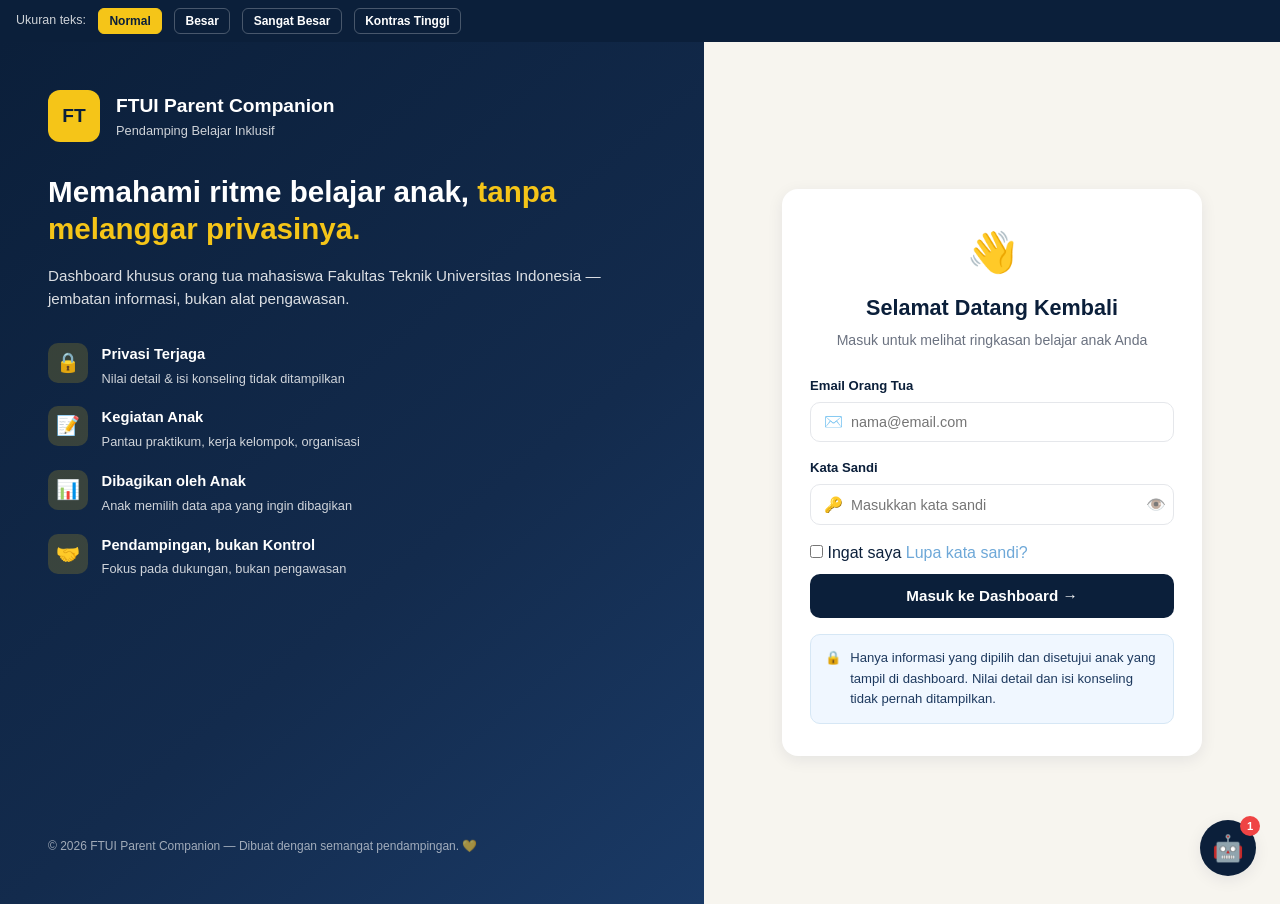
<file: index.html>
<!DOCTYPE html>
<html lang="id">
<head>
<meta charset="UTF-8" />
<meta name="viewport" content="width=device-width, initial-scale=1.0" />
<title>FTUI Parent Companion — Inclusive Learning</title>
<link rel="stylesheet" href="style.css" />
</head>
<body>

<div class="a11y-bar">
  <span>Ukuran teks:</span>
  <button data-fs="normal" class="active" onclick="setFont('normal',this)">Normal</button>
  <button data-fs="large" onclick="setFont('large',this)">Besar</button>
  <button data-fs="xlarge" onclick="setFont('xlarge',this)">Sangat Besar</button>
  <button onclick="toggleContrast(this)">Kontras Tinggi</button>
</div>

<!-- ============ LOGIN ============ -->
<div id="loginScreen">
  <aside class="brand-panel">
    <div class="brand-top">
      <div class="brand-logo-row">
        <div class="brand-logo">FT</div>
        <div>
          <h1>FTUI Parent Companion</h1>
          <p>Pendamping Belajar Inklusif</p>
        </div>
      </div>
      <h2>Memahami ritme belajar anak, <span class="highlight">tanpa melanggar privasinya.</span></h2>
      <p class="lead">Dashboard khusus orang tua mahasiswa Fakultas Teknik Universitas Indonesia — jembatan informasi, bukan alat pengawasan.</p>
      <ul class="feature-list">
        <li><div class="feat-icon">🔒</div><div><strong>Privasi Terjaga</strong><span>Nilai detail & isi konseling tidak ditampilkan</span></div></li>
        <li><div class="feat-icon">📝</div><div><strong>Kegiatan Anak</strong><span>Pantau praktikum, kerja kelompok, organisasi</span></div></li>
        <li><div class="feat-icon">📊</div><div><strong>Dibagikan oleh Anak</strong><span>Anak memilih data apa yang ingin dibagikan</span></div></li>
        <li><div class="feat-icon">🤝</div><div><strong>Pendampingan, bukan Kontrol</strong><span>Fokus pada dukungan, bukan pengawasan</span></div></li>
      </ul>
    </div>
    <div class="brand-footer">© 2026 FTUI Parent Companion — Dibuat dengan semangat pendampingan. 💛</div>
  </aside>

  <div class="form-panel">
    <div class="form-card">
      <div class="form-header">
        <div class="avatar">👋</div>
        <h2>Selamat Datang Kembali</h2>
        <p>Masuk untuk melihat ringkasan belajar anak Anda</p>
      </div>

      <div class="error-msg" id="errorMsg"></div>

      <form id="loginForm" onsubmit="handleLogin(event)">
        <div class="form-group">
          <label for="email">Email Orang Tua</label>
          <div class="input-wrap">
            <span class="input-icon">✉️</span>
            <input type="text" id="email" placeholder="nama@email.com" required />
          </div>
        </div>
        <div class="form-group">
          <label for="password">Kata Sandi</label>
          <div class="input-wrap">
            <span class="input-icon">🔑</span>
            <input type="password" id="password" placeholder="Masukkan kata sandi" required />
            <button type="button" class="toggle-pw" onclick="togglePassword(this)" aria-label="Tampilkan kata sandi">👁️</button>
          </div>
        </div>
        <div class="form-row">
          <label class="check-wrap">
            <input type="checkbox" id="remember" />
            <span>Ingat saya</span>
          </label>
          <a href="#" class="forgot-link" onclick="showToast('Fitur reset kata sandi akan segera hadir. 💛'); return false;">Lupa kata sandi?</a>
        </div>
        <button type="submit" class="btn-login" id="loginBtn">Masuk ke Dashboard →</button>
      </form>

      <div class="privacy-note" style="margin-top:1rem;">
        <span>🔒</span>
        <span>Hanya informasi yang dipilih dan disetujui anak yang tampil di dashboard. Nilai detail dan isi konseling tidak pernah ditampilkan.</span>
      </div>
    </div>
  </div>
</div>

<!-- ============ DASHBOARD ============ -->
<div id="dashboardScreen">
  <header class="site">
    <div class="header-inner">
      <div class="brand">
        <div class="brand-logo">FT</div>
        <div>
          <h1>FTUI Parent Companion</h1>
          <p>Pendamping Belajar Inklusif Orang Tua Mahasiswa FTUI</p>
        </div>
      </div>
      <div class="header-actions">
        <button class="header-cta" onclick="scrollToPanel('dukungan')">💬 Butuh Bantuan?</button>
        <button class="header-logout" onclick="handleLogout()">Keluar</button>
      </div>
    </div>
    <div class="hero">
      <h2>Memahami ritme belajar anak, tanpa melanggar privasinya.</h2>
      <p>Dashboard ini dirancang khusus untuk orang tua mahasiswa Fakultas Teknik Universitas Indonesia — sebagai jembatan informasi, bukan alat pengawasan.</p>
      <div class="hero-badges">
        <span>🔒 Privasi Terjaga</span>
        <span>📝 Kegiatan Anak</span>
        <span>📍 Aktivitas Realtime</span>
        <span>🌱 Inklusif & Ramah</span>
        <span>📊 Dibagikan Anak</span>
        <span>🤝 Pendampingan, bukan Kontrol</span>
      </div>
    </div>
  </header>

  <nav class="tabs">
    <div class="tabs-inner" id="tabs">
      <button class="active" data-panel="dashboard">🏠 Dashboard</button>
      <button data-panel="aktivitas">📍 Aktivitas Anak</button>
      <button data-panel="jadwal">📚 Jadwal Matkul</button>
      <button data-panel="kegiatan">📝 Kegiatan Anak</button>
      <button data-panel="ritme">📅 Ritme Belajar</button>
      <button data-panel="ekosistem">🎓 Ekosistem Teknik</button>
      <button data-panel="dukungan">💚 Dukungan Inklusif</button>
    </div>
  </nav>

  <main>
    <!-- DASHBOARD -->
    <section class="panel active" id="dashboard">
      <div class="privacy-note" style="margin-bottom:1.25rem;">
        <span>🔒</span>
        <span><strong>Data contoh.</strong> Pada penggunaan nyata, setiap angka di bawah hanya tampil jika anak mengizinkannya, dan anak bisa mematikannya kapan saja.</span>
      </div>
      <div class="section-title">
        <h2>Selamat datang, Bapak/Ibu 👋</h2>
        <p>Ringkasan kondisi belajar anak Anda — disajikan secara agregat untuk menjaga privasi.</p>
      </div>
      <div class="grid grid-4" style="margin-bottom:1.5rem;" id="statsGrid">
        <div class="stat" data-stat="attendance"><div class="label">Kehadiran Kelas</div><div class="value">—</div><div class="note">Menunggu data…</div></div>
        <div class="stat" data-stat="taskLoad"><div class="label">Beban Tugas</div><div class="value">—</div><div class="note">Menunggu data…</div></div>
        <div class="stat" data-stat="sleep"><div class="label">Jam Tidur</div><div class="value">—</div><div class="note">Menunggu data…</div></div>
        <div class="stat" data-stat="mood"><div class="label">Mood Belajar</div><div class="value">—</div><div class="note">Menunggu data…</div></div>
      </div>
      <div class="grid grid-2">
        <div class="card"><div class="icon gold">🔔</div><h3>Pengingat Pekan Ini</h3><p>Ada 2 ujian tengah semester dan 1 presentasi proyek. Mungkin waktu yang tepat untuk menanyakan kesiapan anak — tanpa menekan.</p></div>
        <div class="card"><div class="icon green">📍</div><h3>Aktivitas Realtime</h3><p>Pantau ritme aktivitas anak di kampus secara sukarela di tab <strong>Aktivitas Anak</strong>.</p></div>
        <div class="card"><div class="icon blue">📝</div><h3>Kegiatan Anak</h3><p>Lihat ringkasan praktikum, kerja kelompok, organisasi, dan belajar mandiri di tab <strong>Kegiatan Anak</strong>.</p></div>
        <div class="card"><div class="icon yellow">🔒</div><h3>Privasi Terjaga</h3><p>Data nilai detail dan isi konseling tidak ditampilkan di sini. Anak tetap punya ruang pribadi yang aman.</p></div>
      </div>
    </section>

    <!-- AKTIVITAS -->
    <section class="panel" id="aktivitas">
      <div class="section-title">
        <h2>Aktivitas Anak Hari Ini</h2>
        <p>Ringkasan aktivitas yang dibagikan <strong>secara sukarela</strong> oleh anak — tanpa lokasi presisi.</p>
      </div>
      <div class="privacy-note" style="margin-bottom:1.25rem;">
        <span>🔒</span>
        <span><strong>Berbagi sukarela.</strong> Anak bisa mengaktifkan/menonaktifkan berbagi dari aplikasinya kapan saja.</span>
      </div>
      <div class="live-card" id="liveCard">
        <div class="live-pulse" id="livePulse"></div>
        <div class="live-status">
          <div class="live-label">STATUS SAAT INI</div>
          <div class="live-value" id="liveValue">Memuat…</div>
          <div class="live-sub" id="liveSub">--:--</div>
        </div>
        <div class="live-meta">
          <div class="live-share-status">
            <span class="share-dot" id="shareDot"></span>
            <span id="shareText">Memuat…</span>
          </div>
        </div>
      </div>
      <div class="grid grid-2" style="margin-top:1.25rem;">
        <div class="card"><div class="icon green">🌿</div><h3>Pola Aktivitas Sehat</h3><p>Ada jeda istirahat di antara kelas pagi dan sesi sore. Ini baik untuk recovery — hindari menambah ekspektasi di jam tersebut.</p></div>
        <div class="card"><div class="icon blue">📊</div><h3>Kategori yang Dibagikan</h3><p>Hanya kategori umum: kelas, praktikum, istirahat, perpustakaan, organisasi, transit. Tanpa koordinat GPS.</p></div>
      </div>
    </section>

    <!-- JADWAL MATKUL -->
    <section class="panel" id="jadwal">
      <div class="section-title">
        <h2>Jadwal Mata Kuliah Anak</h2>
        <p>Jadwal ini dibagikan secara sukarela oleh anak Anda.</p>
      </div>
      <div class="grid grid-3" id="parentMatkulGrid"></div>
    </section>

    <!-- KEGIATAN -->
    <section class="panel" id="kegiatan">
      <div class="section-title">
        <h2>Kegiatan Anak</h2>
        <p>Ringkasan kegiatan akademik dan non-akademik yang dibagikan anak secara sukarela.</p>
      </div>
      <div class="privacy-note" style="margin-bottom:1.25rem;">
        <span>🔒</span>
        <span><strong>Dibagikan anak.</strong> Anak memilih kegiatan mana yang ingin dibagikan. Detail isi dan nama rekan tetap privat.</span>
      </div>
      <div class="grid grid-2" id="kegiatanGrid"></div>
    </section>

    <!-- RITME -->
    <section class="panel" id="ritme">
      <div class="section-title">
        <h2>Ritme Beban Belajar</h2>
        <p>Peta kasar intensitas belajar anak per hari dalam seminggu.</p>
      </div>
      <div class="card">
        <h3>Intensitas Pekan Ini</h3>
        <div class="week" id="weekGrid" style="display:grid; grid-template-columns: repeat(7,1fr); gap:5px; text-align:center; font-size:0.85rem; margin-top:1rem;">
          <div style="background:#FFD9D9; padding:12px 5px; border-radius:8px;">Sen<br><small>Padat</small></div>
          <div style="background:#FFD9D9; padding:12px 5px; border-radius:8px;">Sel<br><small>Padat</small></div>
          <div style="background:#FFF3C4; padding:12px 5px; border-radius:8px;">Rab<br><small>Sedang</small></div>
          <div style="background:#FFD9D9; padding:12px 5px; border-radius:8px;">Kam<br><small>Padat</small></div>
          <div style="background:#FFF3C4; padding:12px 5px; border-radius:8px;">Jum<br><small>Sedang</small></div>
          <div style="background:#CDEBD8; padding:12px 5px; border-radius:8px;">Sab<br><small>Ringan</small></div>
          <div style="background:#CDEBD8; padding:12px 5px; border-radius:8px;">Min<br><small>Ringan</small></div>
        </div>
      </div>
      <div class="grid grid-2" style="margin-top:1.25rem;">
        <div class="card"><div class="icon green">🌿</div><h3>Pola Sehat</h3><p>Anak Anda punya setidaknya 2 hari ringan per minggu. Ini cukup untuk recovery.</p></div>
        <div class="card"><div class="icon gold">⚠️</div><h3>Perlu Perhatian</h3><p>Pekan UTS biasanya menjadi puncak beban. Ini normal dan akan mereda setelah ujian selesai.</p></div>
      </div>
    </section>

    <!-- EKOSISTEM -->
    <section class="panel" id="ekosistem">
      <div class="section-title">
        <h2>Mengenal Ekosistem Belajar Teknik</h2>
        <p>Agar Bapak/Ibu bisa memahami apa yang sebenarnya dialami anak di FTUI.</p>
      </div>
      <div class="grid grid-3">
        <div class="card"><div class="icon gold">📐</div><h3>Kultur Project-Based</h3><p>Mahasiswa teknik banyak belajar lewat proyek tim, bukan hanya ujian.</p></div>
        <div class="card"><div class="icon blue">🛠️</div><h3>Praktikum</h3><p>Sesi lab sering sampai malam. Ini wajar, bukan tanda anak "keluyuran".</p></div>
        <div class="card"><div class="icon green">📊</div><h3>Sistem Nilai Relatif</h3><p>Banyak mata kuliah menilai secara relatif. Nilai B bukan berarti gagal.</p></div>
        <div class="card"><div class="icon yellow">🗓️</div><h3>Siklus Semester</h3><p>Awal semester ringan, naik menjelang UTS, memuncak saat UAS.</p></div>
        <div class="card"><div class="icon blue">🤖</div><h3>Belajar Mandiri Intens</h3><p>Waktu "di kamar" bukan berarti malas — banyak materi harus dipelajari sendiri.</p></div>
        <div class="card"><div class="icon gold">🌐</div><h3>Jaringan & Organisasi</h3><p>Kegiatan himpunan & lomba adalah bagian dari pembelajaran.</p></div>
      </div>
    </section>

    <!-- DUKUNGAN INKLUSIF -->
    <section class="panel" id="dukungan">
      <div class="section-title">
        <h2>Dukungan Inklusif untuk Anak</h2>
        <p>Panduan praktis untuk mendampingi anak — tanpa melanggar privasinya.</p>
      </div>
      <div class="support-item"><div class="emoji">🧠</div><div><h4>Jika anak mengalami kesulitan belajar</h4><p>Tanyakan dulu apa yang ia rasakan, bukan langsung menawarkan les. Arahkan ke layanan konseling kampus bila perlu.</p></div></div>
      <div class="support-item"><div class="emoji">💬</div><div><h4>Jika anak tampak stres atau murung</h4><p>Validasi perasaannya: "Kedengarannya berat ya." Hindari "kamu kurang bersyukur".</p></div></div>
      <div class="support-item"><div class="emoji">🛌</div><div><h4>Jika jam tidur anak kurang</h4><p>Jangan langsung memarahi. Diskusikan jadwal bersama, bantu ciptakan lingkungan rumah yang mendukung istirahat.</p></div></div>
      <div class="support-item"><div class="emoji">📵</div><div><h4>Jika anak sering menutup diri</h4><p>Hormati ruangnya. Tetap hadir tanpa memaksa. Sediakan waktu rutin untuk ngobrol ringan.</p></div></div>
      
      <!-- TIPS & PANDUAN (ACCORDION) -->
      <div class="section-title" style="margin-top:2.5rem;">
        <h2>Tips & Panduan Komunikasi</h2>
        <p>Panduan singkat untuk berkomunikasi dengan anak mahasiswa teknik.</p>
      </div>
      <div id="accordionWrap"></div>
    </section>
  </main>

  <footer class="site">
    <p><strong>FTUI Parent Companion</strong> — Inclusive Learning Dashboard</p>
    <p style="margin-top:.4rem;">Dibuat dengan semangat pendampingan, bukan pengawasan. 💛</p>
  </footer>
</div>

<!-- CHATBOT -->
<button class="chat-fab" id="chatFab" onclick="toggleChat()" aria-label="Buka Asisten AI">
  <span>🤖</span>
  <span class="chat-fab-badge" id="chatBadge">1</span>
</button>

<div class="chat-window" id="chatWindow" role="dialog" aria-label="Asisten AI FTUI">
  <div class="chat-header">
    <div class="chat-header-info">
      <div class="chat-avatar">🤖</div>
      <div>
        <div class="chat-title">Asisten FTUI</div>
        <div class="chat-status">Online</div>
      </div>
    </div>
    <button class="chat-close" onclick="toggleChat()" aria-label="Tutup">✕</button>
  </div>
  <div class="chat-messages" id="chatMessages"></div>
  <div class="chat-suggestions" id="chatSuggestions">
    <button onclick="sendSuggestion('Privasi data')">🔒 Privasi</button>
    <button onclick="sendSuggestion('Kegiatan anak')">📝 Kegiatan</button>
    <button onclick="sendSuggestion('Tips komunikasi')">💡 Tips</button>
    <button onclick="sendSuggestion('Anak stres')">💚 Stres</button>
  </div>
  <form class="chat-input-wrap" onsubmit="handleChatSubmit(event)">
    <input type="text" id="chatInput" placeholder="Tanyakan sesuatu..." autocomplete="off" aria-label="Pesan" />
    <button type="submit" class="chat-send" id="chatSendBtn" aria-label="Kirim">➤</button>
  </form>
</div>

<div class="toast" id="toast"></div>

<script src="script.js"></script>
</body>
</html>
</file>
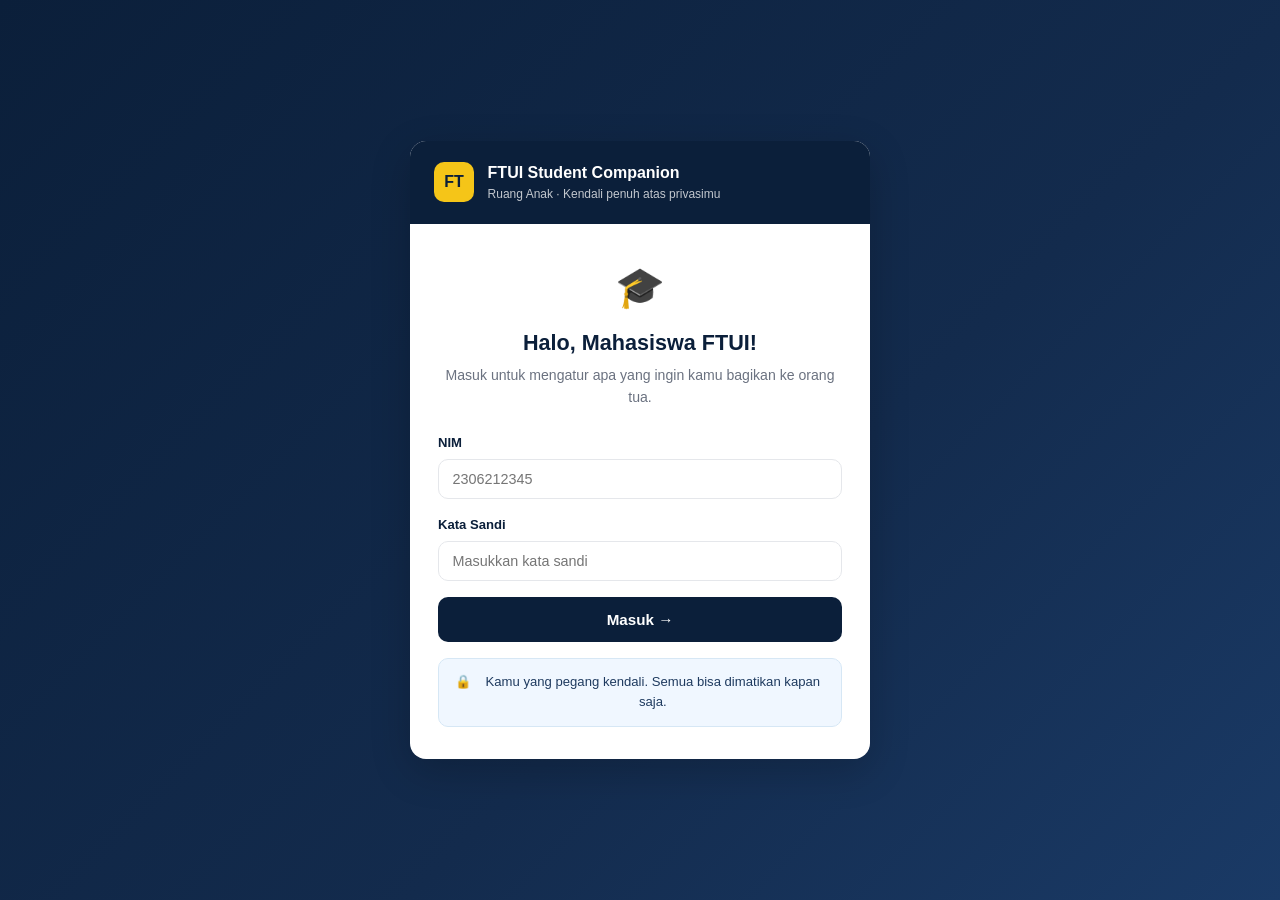
<file: anak.html>
<!DOCTYPE html>
<html lang="id">
<head>
<meta charset="UTF-8" />
<meta name="viewport" content="width=device-width, initial-scale=1.0" />
<title>FTUI Student Companion — Ruang Anak</title>
<link rel="stylesheet" href="anak.css" />
</head>
<body>

<div id="loginScreen" class="login-screen">
  <div class="login-card">
    <div class="login-brand">
      <div class="brand-logo">FT</div>
      <div>
        <h1>FTUI Student Companion</h1>
        <p>Ruang Anak · Kendali penuh atas privasimu</p>
      </div>
    </div>
    <div class="login-body">
      <div class="login-avatar">🎓</div>
      <h2>Halo, Mahasiswa FTUI!</h2>
      <p class="sub">Masuk untuk mengatur apa yang ingin kamu bagikan ke orang tua.</p>
      <form id="loginForm">
        <div class="form-group">
          <label for="nim">NIM</label>
          <input type="text" id="nim" placeholder="2306212345" required />
        </div>
        <div class="form-group">
          <label for="password">Kata Sandi</label>
          <input type="password" id="password" placeholder="Masukkan kata sandi" required />
        </div>
        <button type="submit" class="btn-primary btn-block">Masuk →</button>
      </form>
      <div class="privacy-note" style="margin-top:1rem;">
        <span>🔒</span>
        <span>Kamu yang pegang kendali. Semua bisa dimatikan kapan saja.</span>
      </div>
    </div>
  </div>
</div>

<div id="dashboardScreen">
  <header class="site-header">
    <div class="header-inner">
      <div class="brand">
        <div class="brand-logo">FT</div>
        <div>
          <h1>FTUI Student Companion</h1>
          <p id="studentLine">—</p>
        </div>
      </div>
      <button class="header-logout" onclick="handleLogout()">Keluar</button>
    </div>
    <div class="share-banner" id="shareBanner">
      <div class="share-banner-icon" id="shareBannerIcon">🟢</div>
      <div class="share-banner-text">
        <div class="share-banner-title" id="shareBannerTitle">Memuat…</div>
        <div class="share-banner-sub" id="shareBannerSub">—</div>
      </div>
      <button class="btn-secondary btn-sm" onclick="scrollToPanel('privasi')">Atur Privasi</button>
    </div>
  </header>

  <nav class="tabs">
    <div class="tabs-inner">
      <button class="active" data-panel="beranda">🏠 Beranda</button>
      <button data-panel="jadwal">📚 Jadwal Matkul</button>
      <button data-panel="kegiatan">📝 Kegiatan Saya</button>
      <button data-panel="status">📍 Status Aktivitas</button>
      <button data-panel="selfreport">📊 Self-Report</button>
      <button data-panel="privasi">🔒 Privasi</button>
    </div>
  </nav>

  <main>
    <section class="panel active" id="beranda">
      <div class="section-title">
        <h2>Halo, <span id="welcomeName">—</span> 👋</h2>
        <p>Ringkasan apa yang saat ini kamu bagikan ke orang tua.</p>
      </div>
      <div class="grid grid-3" id="shareSummaryGrid"></div>
    </section>

    <section class="panel" id="jadwal">
      <div class="section-title" style="display:flex; justify-content:space-between; align-items:center; flex-wrap:wrap; gap:10px;">
        <div>
          <h2>Jadwal Mata Kuliah</h2>
          <p>Susun jadwal kelasmu di sini. Hanya terlihat oleh orang tua jika kamu izinkan.</p>
        </div>
        <button class="btn-primary" onclick="openMatkulModal()">➕ Tambah Matkul</button>
      </div>
      <div class="calendar-container" id="matkulGrid"></div>
    </section>

    <section class="panel" id="kegiatan">
      <div class="section-title">
        <h2>Kegiatan Saya</h2>
        <p>Catat kegiatan non-formal seperti praktikum, kelompok, atau organisasi.</p>
      </div>
      <div class="grid grid-2" id="kegiatanGrid"></div>
    </section>

    <section class="panel" id="status">
      <div class="section-title">
        <h2>Status Aktivitas</h2>
        <p>Bagikan apa yang sedang kamu lakukan saat ini.</p>
      </div>
      <div class="card live-card-mine">
        <div class="live-pulse" id="livePulse"></div>
        <div class="live-status">
          <div class="live-label">STATUS SAAT INI</div>
          <div class="live-value" id="liveValue">—</div>
          <div class="live-sub" id="liveSub">—</div>
        </div>
        <button class="btn-secondary btn-sm" id="liveShareBtn" onclick="toggleLiveSharing()">—</button>
      </div>
      <div class="card" style="margin-top:1.25rem;">
        <h3>Pilih Status</h3>
        <div class="status-picker" id="statusPicker"></div>
      </div>
    </section>

    <section class="panel" id="selfreport">
      <div class="section-title">
        <h2>Self-Report</h2>
        <p>Bagikan kondisi dirimu secara jujur.</p>
      </div>
      <div class="grid grid-2">
        <div class="card">
          <h3>Mood Belajar Hari Ini</h3>
          <div class="mood-picker" id="moodPicker"></div>
        </div>
        <div class="card">
          <h3>Jam Tidur Semalam</h3>
          <div class="range-display"><strong id="sleepValue">6.4</strong> jam</div>
          <input type="range" id="sleepRange" min="3" max="10" step="0.1" class="range-input" />
        </div>
        <div class="card">
          <h3>Tingkat Stres</h3>
          <div class="range-display"><strong id="stressValue">2</strong> / 5</div>
          <input type="range" id="stressRange" min="1" max="5" step="1" class="range-input" />
        </div>
      </div>
    </section>

    <section class="panel" id="privasi">
      <div class="section-title">
        <h2>Kontrol Privasi</h2>
        <p>Pilih data apa saja yang boleh dilihat orang tua.</p>
      </div>
      <div class="card">
        <div class="privacy-list" id="privacyList"></div>
      </div>
    </section>
  </main>
</div>

<!-- MODAL MATKUL -->
<div class="modal-overlay" id="matkulModal">
  <div class="modal">
    <div class="modal-head">
      <h3>Tambah/Edit Mata Kuliah</h3>
      <button class="modal-close" onclick="closeMatkulModal()">✕</button>
    </div>
    <div class="modal-body">
      <input type="hidden" id="matkulId" />
      <div class="field">
        <label>Nama Mata Kuliah *</label>
        <input type="text" id="mkName" placeholder="Contoh: Kalkulus II" required />
      </div>
      <div class="field-row">
        <div class="field">
          <label>Hari *</label>
          <select id="mkDay">
            <option value="Senin">Senin</option>
            <option value="Selasa">Selasa</option>
            <option value="Rabu">Rabu</option>
            <option value="Kamis">Kamis</option>
            <option value="Jumat">Jumat</option>
            <option value="Sabtu">Sabtu</option>
          </select>
        </div>
        <div class="field">
          <label>Ruangan</label>
          <input type="text" id="mkRoom" placeholder="Contoh: MRPQ 301" />
        </div>
      </div>
      <div class="field-row">
        <div class="field">
          <label>Jam Mulai *</label>
          <input type="time" id="mkStart" required />
        </div>
        <div class="field">
          <label>Jam Selesai *</label>
          <input type="time" id="mkEnd" required />
        </div>
      </div>
      <div class="field">
        <label>Nama Dosen</label>
        <input type="text" id="mkDosen" placeholder="Contoh: Dr. Ir. Budi" />
      </div>
    </div>
    <div class="modal-foot">
      <button class="btn-secondary" onclick="closeMatkulModal()">Batal</button>
      <button class="btn-primary" onclick="saveMatkul()">💾 Simpan</button>
    </div>
  </div>
</div>

<!-- MODAL KEGIATAN -->
<div class="modal-overlay" id="activityModal">
  <div class="modal">
    <div class="modal-head">
      <h3 id="activityModalTitle">Tambah Kegiatan</h3>
      <button class="modal-close" onclick="closeActivityModal()">✕</button>
    </div>
    <div class="modal-body">
      <input type="hidden" id="actCategory" />
      <div class="field">
        <label>Nama Kegiatan *</label>
        <input type="text" id="actTitle" placeholder="Contoh: Lab Fisika Dasar" />
      </div>
      <div class="field-row">
        <div class="field">
          <label>Hari</label>
          <input type="text" id="actDay" placeholder="Senin" />
        </div>
        <div class="field">
          <label>Waktu</label>
          <input type="text" id="actTime" placeholder="13.00–16.00" />
        </div>
      </div>
    </div>
    <div class="modal-foot">
      <button class="btn-secondary" onclick="closeActivityModal()">Batal</button>
      <button class="btn-primary" onclick="saveActivity()">💾 Simpan</button>
    </div>
  </div>
</div>

<div class="toast" id="toast"></div>
<script src="anak-script.js"></script>
</body>
</html>
</file>
<file: style.css>
:root {
  --navy: #0B1F3A; --navy-2: #132b4d; --gold: #F5C518;
  --green: #7DC79E; --blue: #6EA8D8; --pink: #D98CB3;
  --bg: #F7F5EF; --card: #FFFFFF; --muted: #6B7280;
  --border: #E5E7EB; --shadow: 0 4px 16px rgba(11,31,58,0.08);
  --radius: 16px; --radius-sm: 10px;
}
body.large-text { font-size: 18px; }
body.xlarge-text { font-size: 20px; }
body.high-contrast { background: #000; color: #fff; }
body.high-contrast .card, body.high-contrast .stat, body.high-contrast .form-card, body.high-contrast .support-item, body.high-contrast .accordion-item { background: #111; color: #fff; border-color: #444; }

* { box-sizing: border-box; margin: 0; padding: 0; }
body { font-family: -apple-system, BlinkMacSystemFont, 'Segoe UI', Roboto, sans-serif; background: var(--bg); color: var(--navy); line-height: 1.55; -webkit-font-smoothing: antialiased; }
button, input { font-family: inherit; }
a { color: var(--blue); text-decoration: none; }

/* A11Y BAR */
.a11y-bar { background: var(--navy); color: white; padding: .5rem 1rem; display: flex; gap: .75rem; align-items: center; font-size: .78rem; flex-wrap: wrap; }
.a11y-bar span { opacity: .8; }
.a11y-bar button { background: transparent; color: white; border: 1px solid rgba(255,255,255,.25); padding: .3rem .65rem; border-radius: 6px; font-size: .75rem; font-weight: 600; cursor: pointer; transition: background .15s; }
.a11y-bar button:hover { background: rgba(255,255,255,.1); }
.a11y-bar button.active { background: var(--gold); color: var(--navy); border-color: var(--gold); }

/* LOGIN SCREEN */
#loginScreen { display: flex; min-height: calc(100vh - 38px); background: var(--bg); }
#loginScreen.hidden { display: none; }
.brand-panel { flex: 1 1 55%; background: linear-gradient(140deg, #0B1F3A 0%, #132b4d 60%, #1a3a66 100%); color: white; padding: 3rem; display: flex; flex-direction: column; justify-content: space-between; }
.brand-logo-row { display: flex; gap: 1rem; align-items: center; margin-bottom: 2rem; }
.brand-logo { width: 52px; height: 52px; border-radius: 12px; background: var(--gold); color: var(--navy); display: flex; align-items: center; justify-content: center; font-weight: 800; font-size: 1.2rem; flex-shrink: 0; }
.brand-logo-row h1 { font-size: 1.2rem; margin: 0; }
.brand-logo-row p { font-size: .8rem; opacity: .8; }
.brand-panel h2 { font-size: 1.85rem; margin: 0 0 1rem; line-height: 1.25; font-weight: 700; }
.highlight { color: var(--gold); }
.lead { font-size: .95rem; opacity: .85; margin: 0 0 2rem; }
.feature-list { list-style: none; display: flex; flex-direction: column; gap: 1rem; }
.feature-list li { display: flex; gap: .85rem; align-items: flex-start; }
.feat-icon { width: 40px; height: 40px; border-radius: 10px; background: rgba(245,197,24,.18); color: var(--gold); display: flex; align-items: center; justify-content: center; font-size: 1.2rem; flex-shrink: 0; }
.feature-list strong { display: block; font-size: .92rem; }
.feature-list span { font-size: .8rem; opacity: .8; }
.brand-footer { font-size: .75rem; opacity: .6; margin-top: 2rem; }

.form-panel { flex: 1 1 45%; display: flex; align-items: center; justify-content: center; padding: 2rem 1.5rem; }
.form-card { width: 100%; max-width: 420px; background: var(--card); border-radius: var(--radius); box-shadow: var(--shadow); padding: 2rem 1.75rem; }
.form-header { text-align: center; margin-bottom: 1.5rem; }
.form-header .avatar { font-size: 2.5rem; margin-bottom: .5rem; }
.form-header h2 { font-size: 1.35rem; margin-bottom: .35rem; }
.form-header p { color: var(--muted); font-size: .88rem; }
.form-group { margin-bottom: 1rem; }
.form-group label { display: block; font-size: .82rem; font-weight: 600; margin-bottom: .35rem; }
.input-wrap { position: relative; display: flex; align-items: center; }
.input-icon { position: absolute; left: .85rem; font-size: .95rem; }
.input-wrap input { width: 100%; padding: .7rem .85rem .7rem 2.5rem; border: 1.5px solid var(--border); border-radius: var(--radius-sm); font-size: .9rem; }
.input-wrap input:focus { outline: none; border-color: var(--blue); box-shadow: 0 0 0 3px rgba(110,168,216,.15); }
.toggle-pw { position: absolute; right: .5rem; background: transparent; border: none; font-size: 1rem; opacity: .6; cursor: pointer; }
.btn-login { width: 100%; padding: .85rem; background: var(--navy); color: white; border: none; border-radius: var(--radius-sm); font-weight: 700; font-size: .95rem; cursor: pointer; margin-top: .5rem; }
.btn-login:hover { background: var(--navy-2); }
.privacy-note { background: #F0F7FF; border: 1px solid #D6E7F5; border-radius: var(--radius-sm); padding: .85rem; display: flex; gap: .6rem; font-size: .82rem; color: #1e3a5f; margin-top: 1.25rem; }

/* DASHBOARD HEADER */
#dashboardScreen { display: none; }
#dashboardScreen.active { display: block; }
.site { background: var(--navy); color: white; }
.header-inner { max-width: 1200px; margin: 0 auto; padding: 1.1rem 1.5rem; display: flex; justify-content: space-between; align-items: center; gap: 1rem; flex-wrap: wrap; }
.brand { display: flex; gap: .85rem; align-items: center; }
.brand h1 { font-size: 1.05rem; margin: 0; }
.brand p { font-size: .75rem; opacity: .75; }
.header-actions { display: flex; gap: .5rem; flex-wrap: wrap; }
.header-cta, .header-logout { background: transparent; color: white; border: 1.5px solid rgba(255,255,255,.25); padding: .45rem .9rem; border-radius: var(--radius-sm); font-size: .82rem; font-weight: 600; cursor: pointer; }
.header-cta:hover, .header-logout:hover { border-color: var(--gold); color: var(--gold); }
.hero { max-width: 1200px; margin: 0 auto; padding: 1.5rem; border-top: 1px solid rgba(255,255,255,.08); }
.hero h2 { font-size: 1.5rem; margin-bottom: .5rem; }
.hero p { opacity: .8; font-size: .92rem; margin-bottom: 1rem; }
.hero-badges { display: flex; flex-wrap: wrap; gap: .4rem; }
.hero-badges span { background: rgba(255,255,255,.1); border-radius: 999px; padding: .3rem .75rem; font-size: .75rem; font-weight: 600; }

/* TABS */
.tabs { background: white; border-bottom: 1px solid var(--border); position: sticky; top: 0; z-index: 50; }
.tabs-inner { max-width: 1200px; margin: 0 auto; display: flex; overflow-x: auto; padding: 0 1rem; scrollbar-width: none; }
.tabs-inner::-webkit-scrollbar { display: none; }
.tabs-inner button { background: transparent; border: none; padding: .9rem 1rem; font-size: .85rem; font-weight: 600; color: var(--muted); white-space: nowrap; border-bottom: 3px solid transparent; cursor: pointer; }
.tabs-inner button:hover { color: var(--navy); }
.tabs-inner button.active { color: var(--navy); border-bottom-color: var(--gold); }

/* MAIN & PANELS */
main { max-width: 1200px; margin: 0 auto; padding: 1.5rem; min-height: 60vh; }
.panel { display: none; animation: fade .25s ease; }
.panel.active { display: block; }
@keyframes fade { from { opacity: 0; transform: translateY(6px); } to { opacity: 1; transform: none; } }
.section-title { margin-bottom: 1.25rem; }
.section-title h2 { font-size: 1.5rem; margin-bottom: .35rem; }
.section-title p { color: var(--muted); font-size: .9rem; }

/* GRID & CARDS */
.grid { display: grid; gap: 1rem; }
.grid-2 { grid-template-columns: repeat(auto-fit, minmax(280px, 1fr)); }
.grid-3 { grid-template-columns: repeat(auto-fit, minmax(240px, 1fr)); }
.grid-4 { grid-template-columns: repeat(auto-fit, minmax(200px, 1fr)); }
.card { background: var(--card); border-radius: var(--radius); padding: 1.25rem; box-shadow: var(--shadow); border: 1px solid var(--border); }
.card h3 { font-size: 1rem; margin-bottom: .5rem; }
.card p { font-size: .88rem; color: var(--muted); }
.stat { background: var(--card); border-radius: var(--radius); padding: 1.15rem; box-shadow: var(--shadow); border: 1px solid var(--border); }
.stat .label { font-size: .78rem; color: var(--muted); font-weight: 600; text-transform: uppercase; }
.stat .value { font-size: 1.5rem; font-weight: 800; margin: .35rem 0; }
.stat .note { font-size: .78rem; color: var(--muted); }
.icon { width: 40px; height: 40px; border-radius: 10px; display: flex; align-items: center; justify-content: center; font-size: 1.2rem; margin-bottom: .75rem; }
.icon.gold { background: #FFF3C4; } .icon.green { background: #CDEBD8; } .icon.blue { background: #D6E7F5; } .icon.yellow { background: #FFF3C4; }

/* LIVE CARD */
.live-card { background: var(--card); border-radius: var(--radius); padding: 1.25rem; box-shadow: var(--shadow); border: 1px solid var(--border); display: flex; align-items: center; gap: 1rem; flex-wrap: wrap; }
.live-pulse { width: 14px; height: 14px; border-radius: 50%; background: var(--muted); position: relative; flex-shrink: 0; }
.live-pulse.active { background: var(--green); }
.live-pulse.active::after { content: ''; position: absolute; inset: -4px; border-radius: 50%; border: 2px solid var(--green); animation: pulse 1.6s infinite; }
@keyframes pulse { 0% { transform: scale(.8); opacity: .8; } 100% { transform: scale(1.8); opacity: 0; } }
.live-status { flex: 1; min-width: 180px; }
.live-label { font-size: .68rem; font-weight: 700; color: var(--muted); letter-spacing: .08em; }
.live-value { font-size: 1.15rem; font-weight: 700; margin: .2rem 0; }
.live-sub { font-size: .78rem; color: var(--muted); }
.live-share-status { display: flex; align-items: center; gap: .4rem; font-size: .78rem; color: var(--muted); }
.share-dot { width: 8px; height: 8px; border-radius: 50%; background: var(--muted); }
.share-dot.active { background: var(--green); }

/* SUPPORT & ACCORDION */
.support-item { background: var(--card); border-radius: var(--radius); padding: 1rem 1.15rem; margin-bottom: .75rem; border: 1px solid var(--border); display: flex; gap: 1rem; align-items: flex-start; }
.support-item .emoji { font-size: 1.6rem; flex-shrink: 0; }
.support-item h4 { margin-bottom: .35rem; font-size: .95rem; }
.support-item p { color: var(--muted); font-size: .85rem; }
.accordion-item { background: var(--card); border: 1px solid var(--border); border-radius: var(--radius); margin-bottom: .5rem; overflow: hidden; }
.accordion-head { padding: 1rem 1.15rem; cursor: pointer; display: flex; justify-content: space-between; align-items: center; font-weight: 600; font-size: .9rem; background: white; }
.accordion-head:hover { background: #fafafa; }
.accordion-head .chev { transition: transform .2s; font-size: .75rem; color: var(--muted); }
.accordion-item.open .accordion-head .chev { transform: rotate(180deg); }
.accordion-body { max-height: 0; overflow: hidden; transition: max-height .25s ease; padding: 0 1.15rem; font-size: .85rem; color: var(--muted); }
.accordion-item.open .accordion-body { max-height: 500px; padding-bottom: 1rem; }

/* CHATBOT */
.chat-fab { position: fixed; bottom: 1.5rem; right: 1.5rem; width: 56px; height: 56px; border-radius: 50%; background: var(--navy); color: white; border: none; font-size: 1.6rem; box-shadow: var(--shadow); z-index: 999; cursor: pointer; transition: transform .2s; }
.chat-fab:hover { transform: scale(1.05); }
.chat-fab-badge { position: absolute; top: -4px; right: -4px; background: #EF4444; color: white; font-size: .7rem; width: 20px; height: 20px; border-radius: 50%; display: flex; align-items: center; justify-content: center; font-weight: 700; }
.chat-window { position: fixed; bottom: 1.5rem; right: 1.5rem; width: 360px; max-width: calc(100vw - 2rem); height: 520px; max-height: calc(100vh - 2rem); background: white; border-radius: var(--radius); box-shadow: 0 12px 40px rgba(0,0,0,0.15); display: none; flex-direction: column; z-index: 1000; overflow: hidden; }
.chat-window.open { display: flex; }
.chat-header { background: var(--navy); color: white; padding: .85rem 1rem; display: flex; justify-content: space-between; align-items: center; }
.chat-header-info { display: flex; gap: .65rem; align-items: center; }
.chat-avatar { width: 36px; height: 36px; border-radius: 50%; background: var(--gold); color: var(--navy); display: flex; align-items: center; justify-content: center; font-size: 1.1rem; }
.chat-title { font-weight: 700; font-size: .9rem; }
.chat-status { font-size: .72rem; opacity: .75; }
.chat-close { background: transparent; color: white; border: none; font-size: 1rem; cursor: pointer; }
.chat-messages { flex: 1; overflow-y: auto; padding: 1rem; display: flex; flex-direction: column; gap: .6rem; background: #FAFBFC; }
.msg { display: flex; gap: .5rem; max-width: 85%; }
.msg.bot { align-self: flex-start; }
.msg.user { align-self: flex-end; flex-direction: row-reverse; }
.msg-bubble { padding: .55rem .85rem; border-radius: 12px; font-size: .85rem; line-height: 1.5; }
.msg.bot .msg-bubble { background: white; border: 1px solid var(--border); }
.msg.user .msg-bubble { background: var(--navy); color: white; }
.chat-suggestions { padding: .5rem .75rem; display: flex; gap: .35rem; overflow-x: auto; background: white; border-top: 1px solid var(--border); }
.chat-suggestions button { background: #F0F7FF; border: 1px solid #D6E7F5; padding: .35rem .7rem; border-radius: 999px; font-size: .75rem; font-weight: 600; color: var(--navy); cursor: pointer; white-space: nowrap; }
.chat-suggestions button:hover { background: #E0EFFB; }
.chat-input-wrap { display: flex; gap: .4rem; padding: .65rem .75rem; border-top: 1px solid var(--border); background: white; }
.chat-input-wrap input { flex: 1; border: 1.5px solid var(--border); border-radius: var(--radius-sm); padding: .5rem .75rem; font-size: .85rem; }
.chat-send { background: var(--navy); color: white; border: none; padding: .5rem .9rem; border-radius: var(--radius-sm); font-size: .95rem; cursor: pointer; }

/* TOAST & FOOTER */
.toast { position: fixed; bottom: 1.5rem; left: 50%; transform: translateX(-50%) translateY(120%); background: var(--navy); color: white; padding: .75rem 1.25rem; border-radius: var(--radius-sm); font-size: .85rem; font-weight: 600; z-index: 2000; opacity: 0; transition: transform .3s, opacity .3s; pointer-events: none; }
.toast.show { transform: translateX(-50%) translateY(0); opacity: 1; }
footer.site { background: var(--navy); color: white; text-align: center; padding: 1.75rem; font-size: .82rem; margin-top: 2rem; }
</file>
<file: anak.css>
:root {
  --navy: #0B1F3A; --navy-2: #132b4d; --gold: #F5C518;
  --green: #7DC79E; --blue: #6EA8D8; --bg: #F7F5EF;
  --card: #FFFFFF; --muted: #6B7280; --border: #E5E7EB;
  --shadow: 0 4px 16px rgba(11,31,58,0.08); --radius: 16px; --radius-sm: 10px;
}
* { box-sizing: border-box; }
html, body { margin: 0; padding: 0; }
body { font-family: -apple-system, BlinkMacSystemFont, 'Segoe UI', Roboto, sans-serif; background: var(--bg); color: var(--navy); line-height: 1.55; -webkit-font-smoothing: antialiased; }
button { font-family: inherit; cursor: pointer; }
input, select, textarea { font-family: inherit; }

/* LOGIN */
.login-screen { min-height: 100vh; display: flex; align-items: center; justify-content: center; padding: 2rem 1rem; background: linear-gradient(135deg, #0B1F3A 0%, #132b4d 60%, #1a3a66 100%); }
.login-card { width: 100%; max-width: 460px; background: var(--card); border-radius: var(--radius); box-shadow: 0 12px 40px rgba(0,0,0,0.2); overflow: hidden; }
.login-brand { display: flex; gap: .85rem; align-items: center; padding: 1.25rem 1.5rem; background: var(--navy); color: white; }
.login-brand h1 { font-size: 1rem; margin: 0; }
.login-brand p { font-size: .75rem; margin: 0; opacity: .75; }
.brand-logo { width: 40px; height: 40px; border-radius: 10px; background: var(--gold); color: var(--navy); display: flex; align-items: center; justify-content: center; font-weight: 800; font-size: 1rem; }
.login-body { padding: 2rem 1.75rem; text-align: center; }
.login-avatar { font-size: 2.5rem; margin-bottom: .5rem; }
.login-body h2 { margin: 0 0 .35rem; font-size: 1.35rem; }
.login-body .sub { color: var(--muted); font-size: .88rem; margin: 0 0 1.5rem; }
.login-body form { text-align: left; }

/* FORMS */
.form-group { margin-bottom: 1rem; }
.form-group label { display: block; font-size: .82rem; font-weight: 600; margin-bottom: .35rem; }
.form-group input, .field input, .field select { width: 100%; padding: .7rem .85rem; border: 1.5px solid var(--border); border-radius: var(--radius-sm); font-size: .9rem; }
.form-group input:focus, .field input:focus, .field select:focus { outline: none; border-color: var(--blue); box-shadow: 0 0 0 3px rgba(110,168,216,.15); }
.field { margin-bottom: 1rem; }
.field label { display: block; font-size: .8rem; font-weight: 600; margin-bottom: .35rem; color: var(--muted); }
.field-row { display: flex; gap: .75rem; }
.field-row .field { flex: 1; }

/* BUTTONS */
.btn-primary { background: var(--navy); color: white; border: none; padding: .7rem 1.1rem; border-radius: var(--radius-sm); font-weight: 600; font-size: .88rem; transition: background .15s; }
.btn-primary:hover { background: var(--navy-2); }
.btn-secondary { background: white; color: var(--navy); border: 1.5px solid var(--border); padding: .6rem 1rem; border-radius: var(--radius-sm); font-weight: 600; font-size: .85rem; transition: border .15s; }
.btn-secondary:hover { border-color: var(--navy); }
.btn-sm { padding: .4rem .8rem; font-size: .78rem; }
.btn-block { width: 100%; padding: .85rem; font-size: .95rem; }

/* DASHBOARD */
#dashboardScreen { display: none; }
#dashboardScreen.active { display: block; }
.site-header { background: var(--navy); color: white; }
.header-inner { max-width: 1200px; margin: 0 auto; padding: 1.1rem 1.5rem; display: flex; justify-content: space-between; align-items: center; gap: 1rem; flex-wrap: wrap; }
.brand { display: flex; gap: .85rem; align-items: center; }
.brand h1 { font-size: 1.05rem; margin: 0; }
.brand p { font-size: .75rem; margin: 0; opacity: .75; }
.header-logout { background: transparent; color: white; border: 1.5px solid rgba(255,255,255,.25); padding: .45rem .9rem; border-radius: var(--radius-sm); font-size: .82rem; font-weight: 600; }
.header-logout:hover { border-color: var(--gold); color: var(--gold); }

/* SHARE BANNER */
.share-banner { background: rgba(255,255,255,.08); border-top: 1px solid rgba(255,255,255,.1); padding: 1rem 1.5rem; display: flex; align-items: center; gap: 1rem; max-width: 1200px; margin: 0 auto; flex-wrap: wrap; }
.share-banner-icon { font-size: 1.75rem; }
.share-banner-text { flex: 1; min-width: 200px; }
.share-banner-title { font-weight: 700; font-size: .95rem; }
.share-banner-sub { font-size: .8rem; opacity: .75; }
.share-banner button { background: white; color: var(--navy); }

/* TABS */
.tabs { background: white; border-bottom: 1px solid var(--border); position: sticky; top: 0; z-index: 50; }
.tabs-inner { max-width: 1200px; margin: 0 auto; display: flex; gap: .25rem; padding: 0 1rem; overflow-x: auto; scrollbar-width: none; }
.tabs-inner::-webkit-scrollbar { display: none; }
.tabs-inner button { background: transparent; border: none; padding: .9rem 1rem; font-size: .85rem; font-weight: 600; color: var(--muted); white-space: nowrap; border-bottom: 3px solid transparent; transition: color .15s; }
.tabs-inner button:hover { color: var(--navy); }
.tabs-inner button.active { color: var(--navy); border-bottom-color: var(--gold); }

/* MAIN */
main { max-width: 1200px; margin: 0 auto; padding: 1.5rem; }
.panel { display: none; animation: fade .25s ease; }
.panel.active { display: block; }
@keyframes fade { from { opacity: 0; transform: translateY(6px); } to { opacity: 1; transform: none; } }
.section-title { margin-bottom: 1.25rem; }
.section-title h2 { font-size: 1.5rem; margin: 0 0 .35rem; }
.section-title p { color: var(--muted); margin: 0; font-size: .9rem; }

/* GRID & CARD */
.grid { display: grid; gap: 1rem; }
.grid-2 { grid-template-columns: repeat(auto-fit, minmax(280px, 1fr)); }
.grid-3 { grid-template-columns: repeat(auto-fit, minmax(240px, 1fr)); }
.card { background: var(--card); border-radius: var(--radius); padding: 1.25rem; box-shadow: var(--shadow); border: 1px solid var(--border); margin-bottom: 1rem; }
.card h3 { font-size: 1rem; margin: 0 0 .5rem; }

/* PRIVACY */
.privacy-list { display: flex; flex-direction: column; gap: .5rem; }
.privacy-row { display: flex; align-items: center; gap: 1rem; padding: 1rem; border-radius: var(--radius-sm); border: 1.5px solid var(--border); transition: border .15s, background .15s; }
.privacy-row.on { border-color: var(--green); background: #f0faf5; }
.privacy-row.off { background: #fafafa; }
.privacy-row-icon { font-size: 1.4rem; }
.privacy-row-text { flex: 1; }
.privacy-row-text strong { display: block; font-size: .92rem; }
.privacy-row-text span { font-size: .78rem; color: var(--muted); }
.switch { position: relative; width: 46px; height: 26px; flex-shrink: 0; }
.switch input { opacity: 0; width: 0; height: 0; }
.switch-slider { position: absolute; inset: 0; background: #cbd5e1; border-radius: 26px; cursor: pointer; transition: background .2s; }
.switch-slider::before { content: ''; position: absolute; width: 20px; height: 20px; left: 3px; top: 3px; background: white; border-radius: 50%; transition: transform .2s; box-shadow: 0 1px 3px rgba(0,0,0,.2); }
.switch input:checked + .switch-slider { background: var(--green); }
.switch input:checked + .switch-slider::before { transform: translateX(20px); }

/* LIVE CARD */
.live-card-mine { display: flex; align-items: center; gap: 1rem; padding: 1.25rem; background: var(--card); border-radius: var(--radius); border: 1px solid var(--border); flex-wrap: wrap; }
.live-pulse { width: 14px; height: 14px; border-radius: 50%; background: var(--muted); position: relative; flex-shrink: 0; }
.live-pulse.on { background: var(--green); }
.live-pulse.on::after { content: ''; position: absolute; inset: -4px; border-radius: 50%; border: 2px solid var(--green); animation: pulse 1.6s ease-out infinite; }
@keyframes pulse { 0% { transform: scale(.8); opacity: .8; } 100% { transform: scale(1.8); opacity: 0; } }
.live-status { flex: 1; min-width: 180px; }
.live-label { font-size: .68rem; font-weight: 700; color: var(--muted); letter-spacing: .08em; }
.live-value { font-size: 1.15rem; font-weight: 700; margin: .2rem 0; }
.live-sub { font-size: .78rem; color: var(--muted); }

/* STATUS PICKER */
.status-picker { display: flex; flex-wrap: wrap; gap: .5rem; }
.status-pill { background: white; border: 1.5px solid var(--border); padding: .55rem .95rem; border-radius: 999px; font-size: .82rem; font-weight: 600; color: var(--navy); transition: all .15s; }
.status-pill:hover { border-color: var(--navy); }
.status-pill.active { background: var(--navy); color: white; border-color: var(--navy); }

/* MOOD & RANGE */
.mood-picker { display: flex; gap: .5rem; flex-wrap: wrap; margin-top: .75rem; }
.mood-btn { flex: 1; min-width: 70px; background: white; border: 1.5px solid var(--border); padding: .75rem .5rem; border-radius: var(--radius-sm); text-align: center; transition: all .15s; }
.mood-btn:hover { border-color: var(--gold); }
.mood-btn.active { border-color: var(--gold); background: #FFF9E0; }
.mood-btn .emoji { font-size: 1.5rem; display: block; }
.mood-btn .label { font-size: .7rem; color: var(--muted); margin-top: .25rem; font-weight: 600; }
.range-display { font-size: 1.4rem; margin-bottom: .35rem; }
.range-input { width: 100%; height: 6px; border-radius: 3px; background: var(--border); outline: none; -webkit-appearance: none; appearance: none; margin: .5rem 0; }
.range-input::-webkit-slider-thumb { -webkit-appearance: none; width: 20px; height: 20px; border-radius: 50%; background: var(--navy); cursor: pointer; border: 3px solid white; box-shadow: 0 1px 4px rgba(0,0,0,.2); }
.range-hint { font-size: .75rem; color: var(--muted); }

/* MODALS */
.modal-overlay { display: none; position: fixed; inset: 0; background: rgba(11,31,58,.55); z-index: 1000; align-items: center; justify-content: center; padding: 1rem; }
.modal-overlay.active { display: flex; }
.modal { background: white; border-radius: var(--radius); width: 100%; max-width: 480px; max-height: 90vh; overflow-y: auto; box-shadow: 0 12px 40px rgba(0,0,0,0.2); }
.modal-head { display: flex; justify-content: space-between; align-items: center; padding: 1.1rem 1.25rem; border-bottom: 1px solid var(--border); }
.modal-head h3 { margin: 0; font-size: 1.05rem; }
.modal-close { background: transparent; border: none; font-size: 1.2rem; color: var(--muted); padding: .25rem .5rem; border-radius: 6px; }
.modal-close:hover { background: var(--bg); color: var(--navy); }
.modal-body { padding: 1.25rem; }
.modal-foot { padding: 1rem 1.25rem; border-top: 1px solid var(--border); display: flex; gap: .5rem; justify-content: flex-end; }

/* TOAST & NOTES */
.toast { position: fixed; bottom: 1.5rem; left: 50%; transform: translateX(-50%) translateY(120%); background: var(--navy); color: white; padding: .75rem 1.25rem; border-radius: var(--radius-sm); font-size: .85rem; font-weight: 600; box-shadow: 0 12px 40px rgba(0,0,0,0.2); z-index: 2000; opacity: 0; transition: transform .3s, opacity .3s; pointer-events: none; }
.toast.show { transform: translateX(-50%) translateY(0); opacity: 1; }
.privacy-note { background: #F0F7FF; border: 1px solid #D6E7F5; border-radius: var(--radius-sm); padding: .85rem 1rem; display: flex; gap: .6rem; align-items: flex-start; font-size: .82rem; color: #1e3a5f; }

@media (max-width: 640px) {
  .header-inner { flex-direction: column; align-items: flex-start; }
  .share-banner { flex-direction: column; align-items: flex-start; }
  main { padding: 1rem; }
}

/* --- KALENDER JADWAL --- */
.calendar-container {
  display: grid;
  grid-template-columns: repeat(7, minmax(140px, 1fr));
  gap: 10px;
  overflow-x: auto;
  padding-bottom: 15px;
  margin-top: 10px;
}
.calendar-day {
  background: white;
  border-radius: var(--radius-sm);
  border: 1px solid var(--border);
  box-shadow: var(--shadow);
  display: flex;
  flex-direction: column;
  min-height: 200px;
}
.calendar-day-header {
  padding: 12px 8px;
  font-weight: 700;
  text-align: center;
  background: #F0F7FF;
  border-bottom: 1px solid var(--border);
  border-radius: var(--radius-sm) var(--radius-sm) 0 0;
  font-size: 0.85rem;
  color: var(--navy);
}
.calendar-day-body {
  padding: 10px;
  flex: 1;
  display: flex;
  flex-direction: column;
  gap: 8px;
}
.calendar-item {
  background: #fafafa;
  padding: 8px;
  border-radius: 6px;
  border: 1px solid var(--border);
  border-left: 4px solid var(--navy);
}
.calendar-item strong { font-size: 0.8rem; display: block; margin-bottom: 2px; }
.calendar-item span { font-size: 0.7rem; color: var(--muted); display: block; margin-bottom: 2px; }
.btn-del-cal {
  background: #FEE2E2; color: #991B1B; border: none; padding: 4px; border-radius: 4px; font-size: 0.7rem; cursor: pointer; width: 100%; margin-top: 5px; transition: background 0.2s;
}
.btn-del-cal:hover { background: #FECACA; }
</file>
